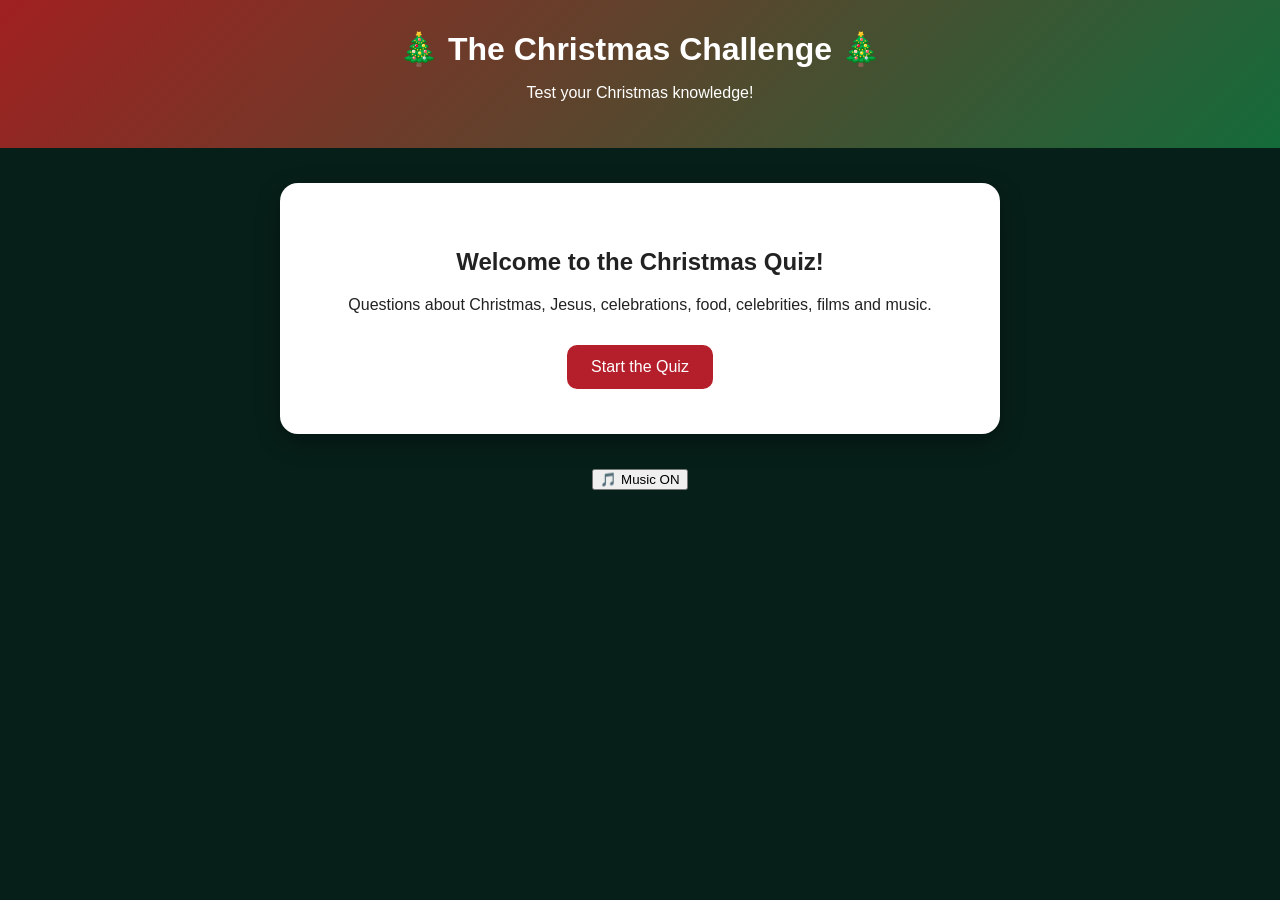
<file: index.html>
<!DOCTYPE html>
<html lang="en">
<head>
    <meta charset="UTF-8">
    <meta name="viewport" content="width=device-width, initial-scale=1.0">
    <title>Christmas Quiz</title>
    <link rel="stylesheet" href="style.css">
</head>
<body>
    <header>
        <h1>🎄 The Christmas Challenge 🎄</h1>
        <p>Test your Christmas knowledge!</p>
    </header>

    <main class="container intro">
        <h2>Welcome to the Christmas Quiz!</h2>
        <p>
            Questions about Christmas, Jesus, celebrations, food,
            celebrities, films and music.
        </p>

        <a class="button" href="login.html">Start the Quiz</a>
    </main>
</body>
</html>
<audio id="christmasMusic" loop>
    <source src="christmas-music.mp3" type="audio/mpeg">
</audio>

<button id="musicBtn" onclick="toggleMusic()">
    🎵 Music ON
</button>
</file>
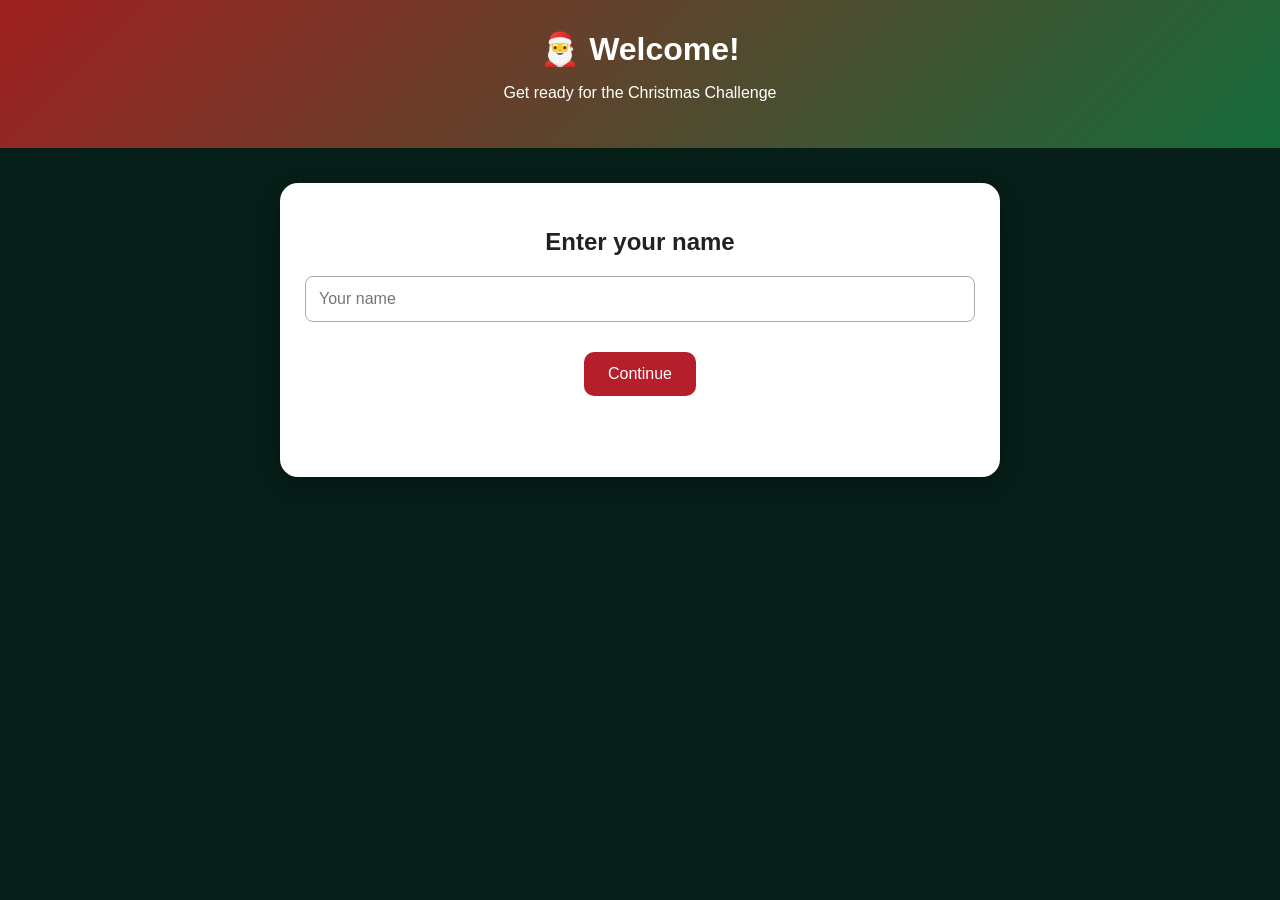
<file: login.html>
<!DOCTYPE html>
<html lang="en">
<head>
    <meta charset="UTF-8">
    <meta name="viewport" content="width=device-width, initial-scale=1.0">
    <title>Enter the Quiz</title>
    <link rel="stylesheet" href="style.css">
    <script src="script.js" defer></script>
</head>
<body>
    <header>
        <h1>🎅 Welcome!</h1>
        <p>Get ready for the Christmas Challenge</p>
    </header>

    <main class="container">
        <h2>Enter your name</h2>

        <form id="loginForm">
            <input type="text"
                   id="playerName"
                   placeholder="Your name"
                   required>
            <button class="button" type="submit">Continue</button>
        </form>

        <p id="loginError" class="feedback"></p>
    </main>
</body>
</html>
</file>
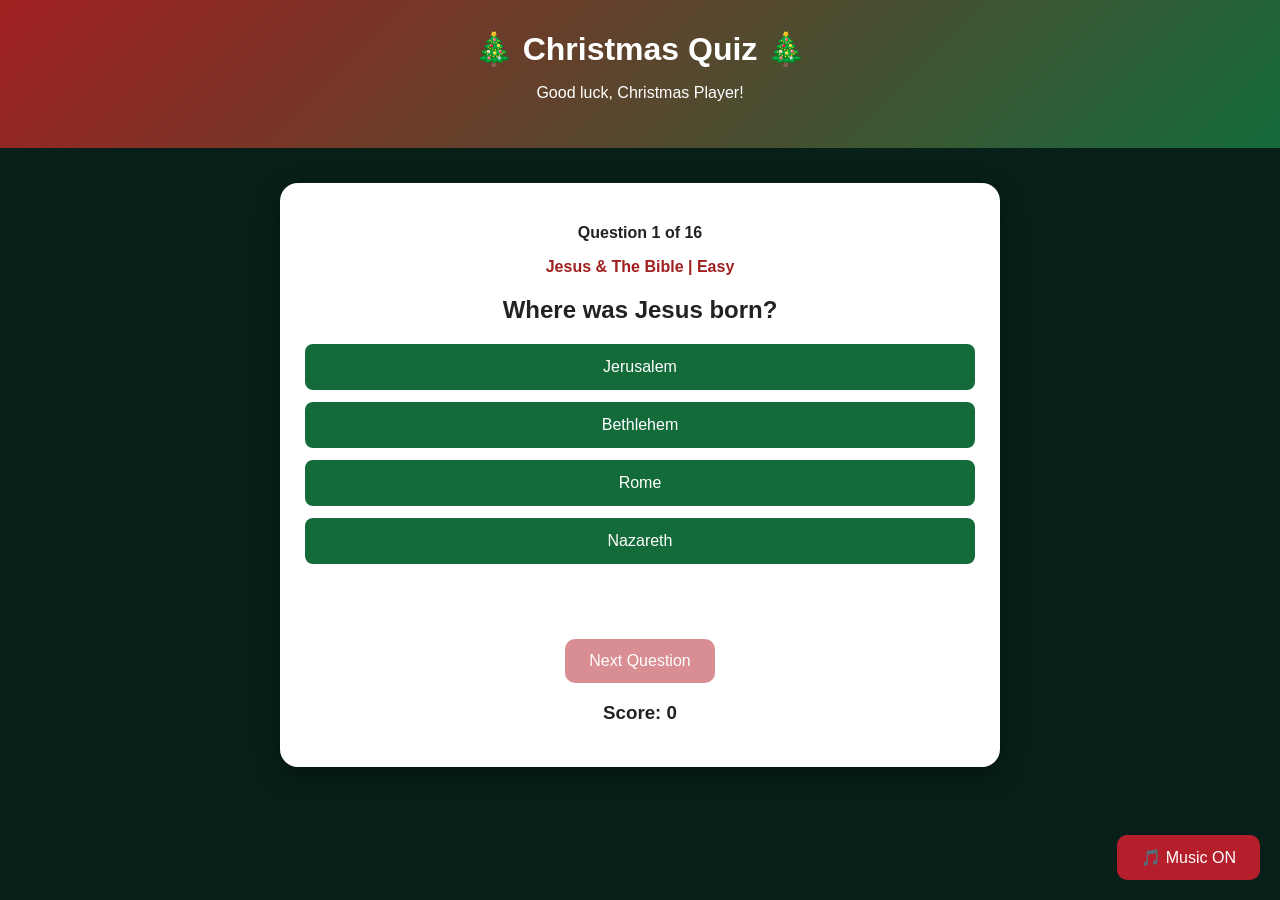
<file: member.html>
<!DOCTYPE html>
<html lang="en">
<head>
    <meta charset="UTF-8">
    <meta name="viewport" content="width=device-width, initial-scale=1.0">
    <title>Christmas Quiz Game</title>
    <link rel="stylesheet" href="style.css">
    <script src="script.js" defer></script>
</head>
<body>

    <header>
        <h1>🎄 Christmas Quiz 🎄</h1>
        <p id="welcome"></p>
    </header>

    <main class="container quiz-card">
        <p id="progress">Question 1</p>

        <p id="category" class="category"></p>

        <h2 id="question">Loading question...</h2>

        <div id="options"></div>

        <p id="feedback" class="feedback"></p>

        <button id="nextButton" class="button" disabled>
            Next Question
        </button>

        <h3 id="score"></h3>
    </main>

    <!-- Christmas Music -->
    <audio id="christmasMusic" loop>
        <source src="christmas-music.mp3" type="audio/mpeg">
    </audio>

    <!-- Music Toggle Button -->
    <button id="musicBtn"
            class="button"
            onclick="toggleMusic()"
            style="position:fixed;bottom:20px;right:20px;">
        🎵 Music ON
    </button>

</body>
</html>
</file>
<file: style.css>
* {
    box-sizing: border-box;
}

body {
    margin: 0;
    font-family: Arial, sans-serif;
    background: #071f19;
    color: white;
    text-align: center;
}

header {
    padding: 30px 15px;
    background: linear-gradient(135deg, #a02020, #146b3a);
}

    header h1 {
        font-size: 32px;
        margin: 0 0 10px;
    }

.container {
    max-width: 720px;
    margin: 35px auto;
    padding: 25px;
    width: 90%;
    background: white;
    color: #222;
    border-radius: 18px;
    box-shadow: 0 8px 25px #0005;
}

.intro {
    padding: 45px 25px;
}

.button {
    display: inline-block;
    background: #b51f2b;
    color: white;
    border: none;
    border-radius: 10px;
    padding: 13px 24px;
    margin-top: 15px;
    font-size: 16px;
    cursor: pointer;
    text-decoration: none;
}

    .button:hover {
        background: #851721;
    }

button:disabled {
    opacity: 0.5;
    cursor: not-allowed;
}

input {
    display: block;
    width: 100%;
    padding: 13px;
    margin: 15px 0;
    border: 1px solid #aaa;
    border-radius: 8px;
    font-size: 16px;
}

#options {
    display: grid;
    gap: 12px;
    margin: 20px 0;
}

    #options button {
        padding: 14px;
        background: #146b3a;
        color: white;
        border: none;
        border-radius: 8px;
        cursor: pointer;
        font-size: 16px;
    }

        #options button:hover {
            background: #0c4d29;
        }

        #options button:disabled {
            opacity: 0.75;
            cursor: default;
        }

.category {
    color: #a02020;
    font-weight: bold;
}

.feedback {
    font-weight: bold;
    min-height: 24px;
}

#progress, #score {
    font-weight: bold;
}
#question {
    text-align:center;
    font-weight:bold;
}
#options h2{
    font-size:55px
    color:#146b3a;
    text-align:center;
}
#options h3,
#options p{
    text-align:center;
}
#options p {
    font-size: 18px;
    margin: 15px
}
</file>
